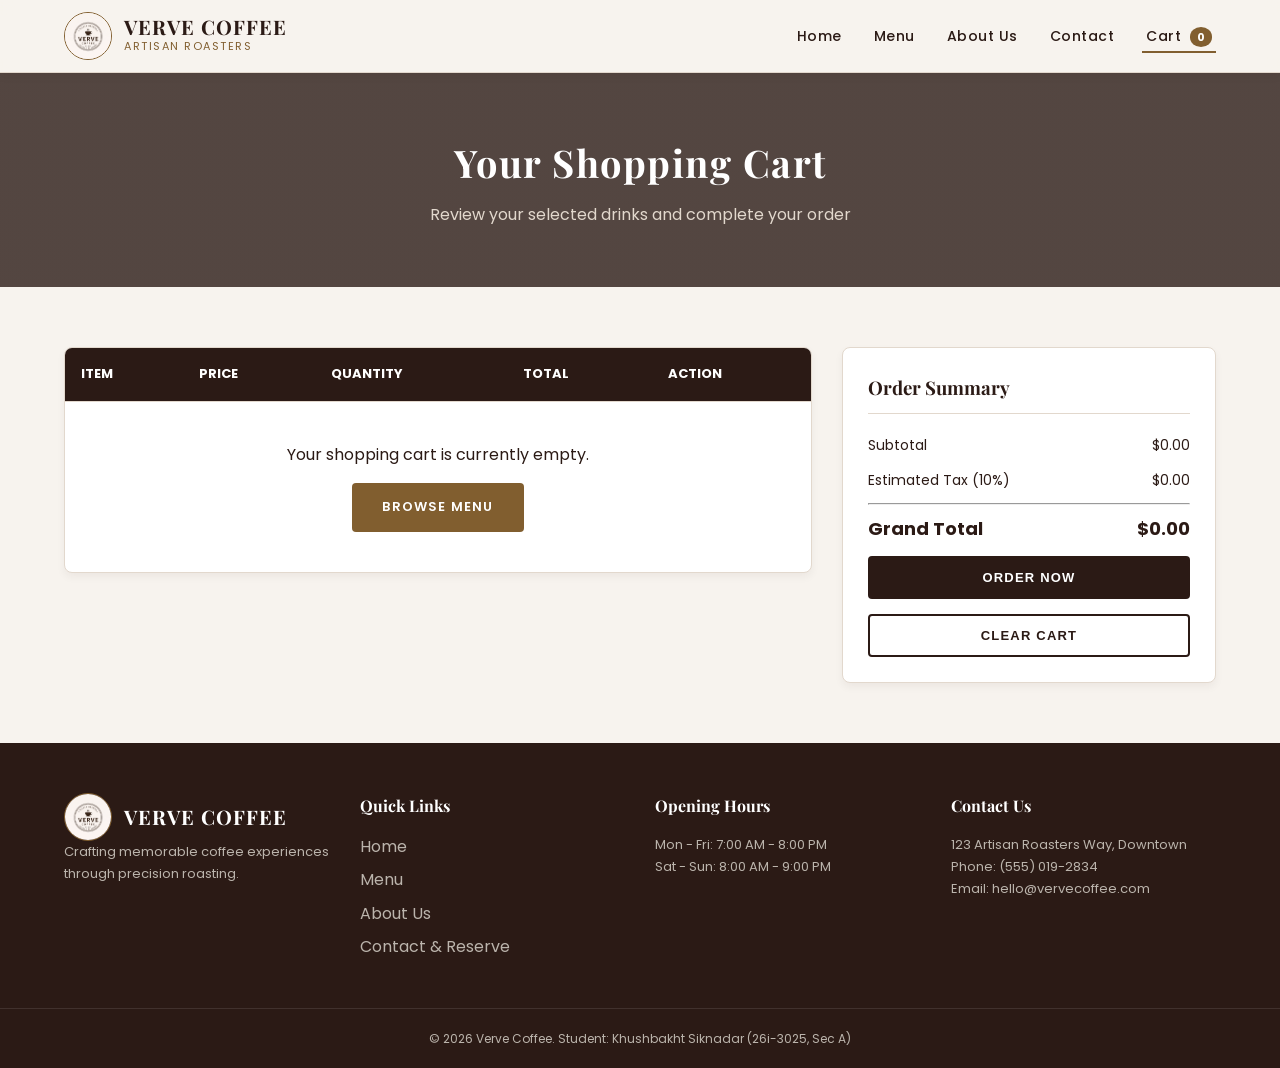
<file: cart.html>
<!--Name: Khushbakht Siknadar
Roll Number: 26i-3025
Section: A
-->
<!DOCTYPE html>
<html lang="en">
<head>
    <meta charset="UTF-8">
    <meta name="viewport" content="width=device-width, initial-scale=1.0">
    <title>Your Cart | Verve Coffee</title>
    <link rel="preconnect" href="https://fonts.googleapis.com">
    <link rel="preconnect" href="https://fonts.gstatic.com" crossorigin>
    <link href="https://fonts.googleapis.com/css2?family=Playfair+Display:ital,wght@0,400..900;1,400..900&family=Poppins:wght@300;400;500;600;700&display=swap" rel="stylesheet">
    <link rel="stylesheet" href="style.css">
</head>
<body>
    <header class="header">
        <div class="nav-container">
            <a href="index.html" class="logo">
                <img src="img.webp" alt="Verve Coffee Logo" class="logo-img">
                <div class="logo-text">
                    <span class="brand-name">Verve Coffee</span>
                    <span class="brand-tagline">Artisan Roasters</span>
                </div>
            </a>
            <nav class="navbar">
                <a href="index.html" class="nav-link">Home</a>
                <a href="menu.html" class="nav-link">Menu</a>
                <a href="about.html" class="nav-link">About Us</a>
                <a href="contact.html" class="nav-link">Contact</a>
                <a href="cart.html" class="nav-link active cart-link">
                    Cart <span class="cart-badge" id="cartBadge">0</span>
                </a>
            </nav>
            <button class="hamburger" id="hamburger" aria-label="Toggle Menu">
                <span></span><span></span><span></span>
            </button>
        </div>
    </header>

    <section class="page-banner">
        <h1>Your Shopping Cart</h1>
        <p>Review your selected drinks and complete your order</p>
    </section>

    <main class="section container">
        <div class="cart-layout">
            <div class="cart-table-container">
                <table class="cart-table">
                    <thead>
                        <tr>
                            <th>Item</th>
                            <th>Price</th>
                            <th>Quantity</th>
                            <th>Total</th>
                            <th>Action</th>
                        </tr>
                    </thead>
                    <tbody id="cartTableBody">
                    </tbody>
                </table>
                <div id="emptyCartMsg" class="empty-cart-msg">
                    <p>Your shopping cart is currently empty.</p>
                    <a href="menu.html" class="btn btn-secondary margin-top-sm">Browse Menu</a>
                </div>
            </div>

            <div class="cart-summary-card">
                <h3>Order Summary</h3>
                <div class="summary-line">
                    <span>Subtotal</span>
                    <span id="subtotalPrice">$0.00</span>
                </div>
                <div class="summary-line">
                    <span>Estimated Tax (10%)</span>
                    <span id="taxPrice">$0.00</span>
                </div>
                <hr>
                <div class="summary-line total-line">
                    <span>Grand Total</span>
                    <span id="grandTotalPrice">$0.00</span>
                </div>

                <div class="cart-actions">
                    <button onclick="order()" class="btn btn-primary full-width margin-bottom-sm">Order Now</button>
                    <button onclick="clearCart()" class="btn btn-outline full-width">Clear Cart</button>
                </div>
            </div>
        </div>
    </main>

    <footer class="footer">
        <div class="container footer-grid">
            <div class="footer-col">
                <div class="logo logo-footer">
                    <img src="img.webp" alt="Verve Coffee Logo" class="logo-img">
                    <span class="brand-name">Verve Coffee</span>
                </div>
                <p>Crafting memorable coffee experiences through precision roasting.</p>
            </div>
            <div class="footer-col">
                <h4>Quick Links</h4>
                <ul>
                    <li><a href="index.html">Home</a></li>
                    <li><a href="menu.html">Menu</a></li>
                    <li><a href="about.html">About Us</a></li>
                    <li><a href="contact.html">Contact & Reserve</a></li>
                </ul>
            </div>
            <div class="footer-col">
                <h4>Opening Hours</h4>
                <p>Mon - Fri: 7:00 AM - 8:00 PM</p>
                <p>Sat - Sun: 8:00 AM - 9:00 PM</p>
            </div>
            <div class="footer-col">
                <h4>Contact Us</h4>
                <p>123 Artisan Roasters Way, Downtown</p>
                <p>Phone: (555) 019-2834</p>
                <p>Email: hello@vervecoffee.com</p>
            </div>
        </div>
        <div class="footer-bottom">
            <div class="container flex-between">
                <p>&copy; 2026 Verve Coffee. Student: Khushbakht Siknadar (26i-3025, Sec A)</p>
            </div>
        </div>
    </footer>

    <div id="toast-container" class="toast-container"></div>
    <script src="script.js"></script>
</body>
</html>
</file>
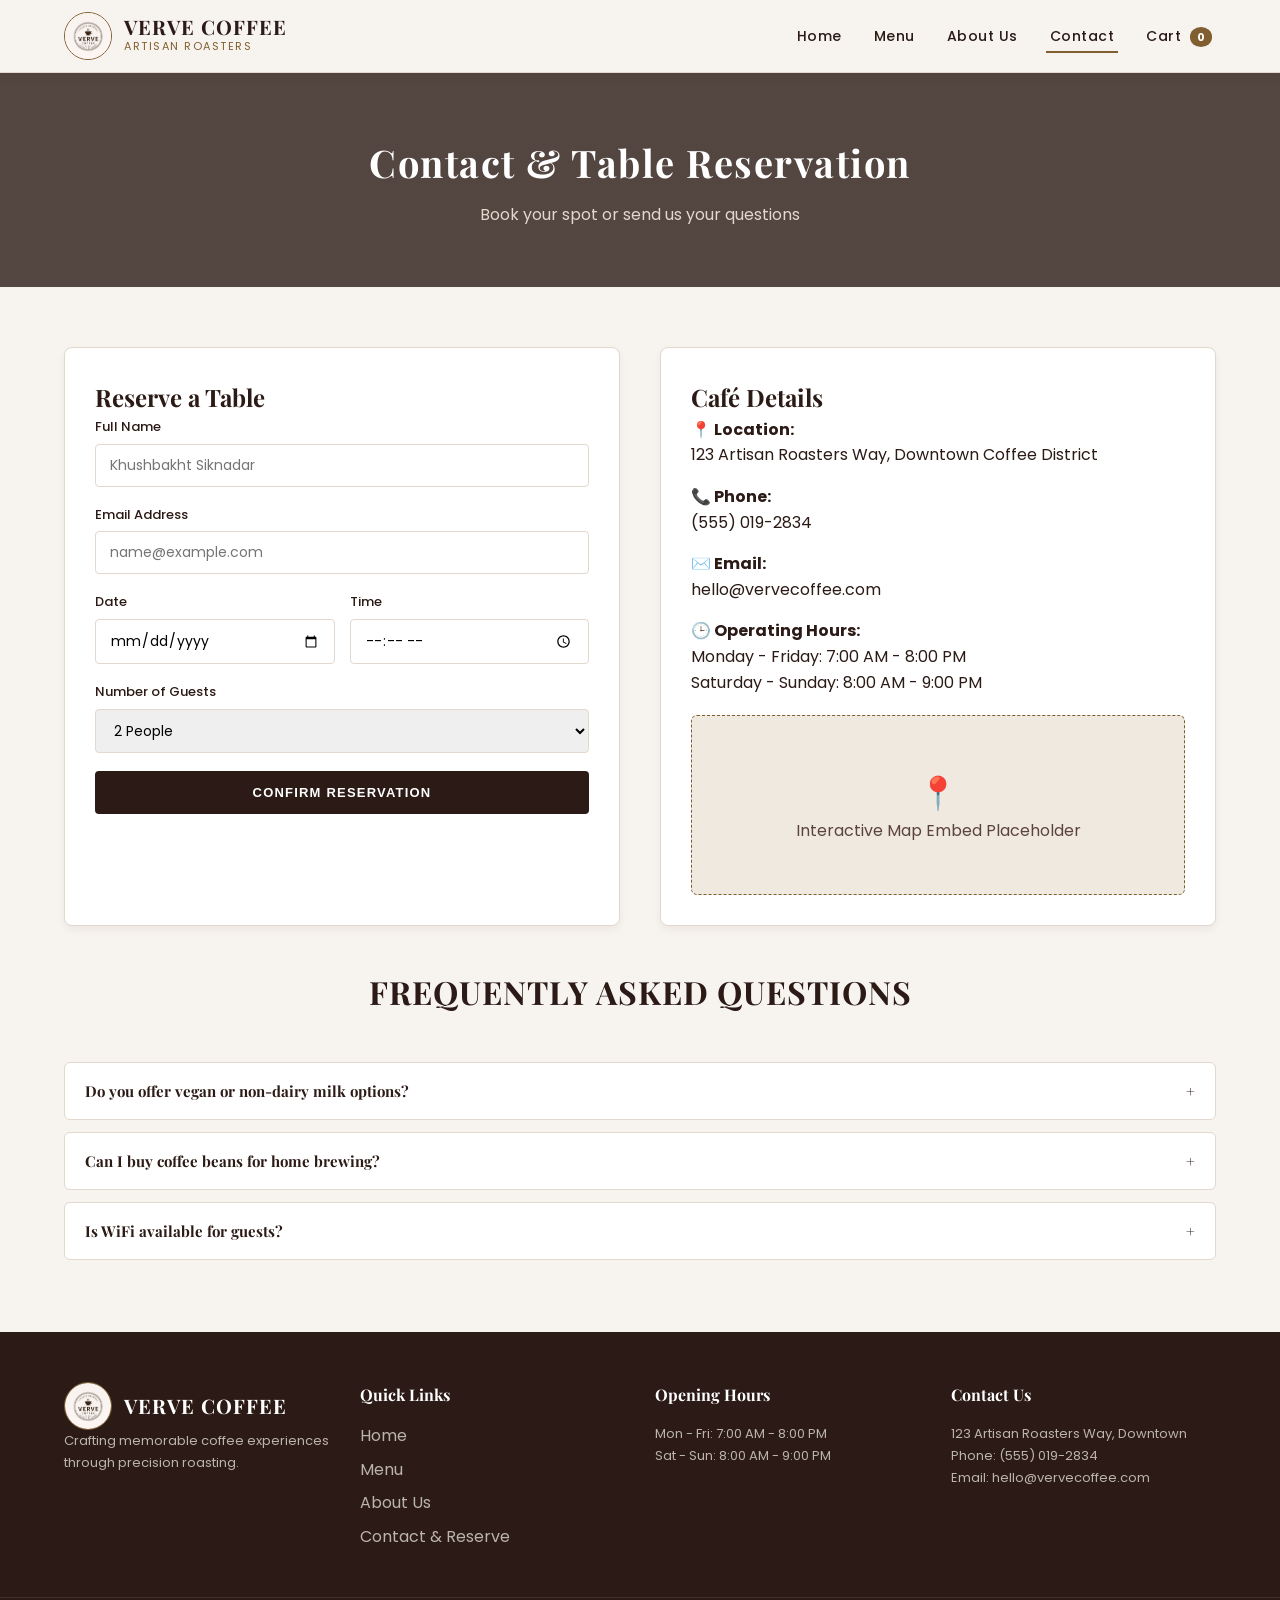
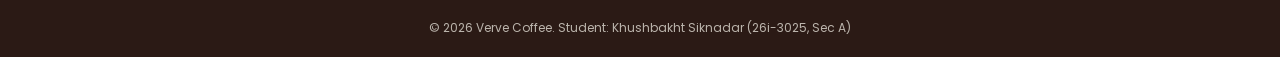
<file: contact.html>
<!--Name: Khushbakht Siknadar
Roll Number: 26i-3025
Section: A
-->
<!DOCTYPE html>
<html lang="en">
<head>
    <meta charset="UTF-8">
    <meta name="viewport" content="width=device-width, initial-scale=1.0">
    <title>Contact & Reservations | Verve Coffee</title>
    <link rel="preconnect" href="https://fonts.googleapis.com">
    <link rel="preconnect" href="https://fonts.gstatic.com" crossorigin>
    <link href="https://fonts.googleapis.com/css2?family=Playfair+Display:ital,wght@0,400..900;1,400..900&family=Poppins:wght@300;400;500;600;700&display=swap" rel="stylesheet">
    <link rel="stylesheet" href="style.css">
</head>
<body>
    <header class="header">
        <div class="nav-container">
            <a href="index.html" class="logo">
                <img src="img.webp" alt="Verve Coffee Logo" class="logo-img">
                <div class="logo-text">
                    <span class="brand-name">Verve Coffee</span>
                    <span class="brand-tagline">Artisan Roasters</span>
                </div>
            </a>
            <nav class="navbar">
                <a href="index.html" class="nav-link">Home</a>
                <a href="menu.html" class="nav-link">Menu</a>
                <a href="about.html" class="nav-link">About Us</a>
                <a href="contact.html" class="nav-link active">Contact</a>
                <a href="cart.html" class="nav-link cart-link">
                    Cart <span class="cart-badge" id="cartBadge">0</span>
                </a>
            </nav>
            <button class="hamburger" id="hamburger" aria-label="Toggle Menu">
                <span></span><span></span><span></span>
            </button>
        </div>
    </header>

    <section class="page-banner">
        <h1>Contact & Table Reservation</h1>
        <p>Book your spot or send us your questions</p>
    </section>

    <main class="section container">
        <div class="contact-grid">
            <!-- Reservation Form -->
            <div class="form-card">
                <h2>Reserve a Table</h2>
                <form id="reservationForm" onsubmit="handleReservation(event)">
                    <div class="form-group">
                        <label for="resName">Full Name</label>
                        <input type="text" id="resName" required placeholder="Khushbakht Siknadar">
                    </div>
                    <div class="form-group">
                        <label for="resEmail">Email Address</label>
                        <input type="email" id="resEmail" required placeholder="name@example.com">
                    </div>
                    <div class="form-row">
                        <div class="form-group">
                            <label for="resDate">Date</label>
                            <input type="date" id="resDate" required>
                        </div>
                        <div class="form-group">
                            <label for="resTime">Time</label>
                            <input type="time" id="resTime" required>
                        </div>
                    </div>
                    <div class="form-group">
                        <label for="resGuests">Number of Guests</label>
                        <select id="resGuests" required>
                            <option value="1">1 Person</option>
                            <option value="2" selected>2 People</option>
                            <option value="4">4 People</option>
                            <option value="6">6+ People</option>
                        </select>
                    </div>
                    <button type="submit" class="btn btn-primary full-width">Confirm Reservation</button>
                </form>
            </div>

            <!-- Location & Hours Info -->
            <div class="info-card">
                <h2>Café Details</h2>
                <div class="info-item">
                    <strong>📍 Location:</strong>
                    <p>123 Artisan Roasters Way, Downtown Coffee District</p>
                </div>
                <div class="info-item">
                    <strong>📞 Phone:</strong>
                    <p>(555) 019-2834</p>
                </div>
                <div class="info-item">
                    <strong>✉️ Email:</strong>
                    <p>hello@vervecoffee.com</p>
                </div>
                <div class="info-item">
                    <strong>🕒 Operating Hours:</strong>
                    <p>Monday - Friday: 7:00 AM - 8:00 PM</p>
                    <p>Saturday - Sunday: 8:00 AM - 9:00 PM</p>
                </div>

                <!-- Map Placeholder -->
                <div class="map-placeholder">
                    <div class="map-pin">📍</div>
                    <p>Interactive Map Embed Placeholder</p>
                </div>
            </div>
        </div>

        <!-- FAQ Accordion -->
        <div class="faq-section margin-top-lg">
            <div class="section-title">
                <h2>Frequently Asked Questions</h2>
            </div>
            <div class="faq-item">
                <h4 class="faq-question">Do you offer vegan or non-dairy milk options? <span>+</span></h4>
                <div class="faq-answer">
                    <p>Yes! We offer Oat milk, Almond milk, and Soy milk for any of our espresso beverages.</p>
                </div>
            </div>
            <div class="faq-item">
                <h4 class="faq-question">Can I buy coffee beans for home brewing? <span>+</span></h4>
                <div class="faq-answer">
                    <p>Absolutely. All of our signature roasted beans are available for purchase in 250g and 1kg bags in-store or online.</p>
                </div>
            </div>
            <div class="faq-item">
                <h4 class="faq-question">Is WiFi available for guests? <span>+</span></h4>
                <div class="faq-answer">
                    <p>Yes, high-speed complimentary WiFi is provided for all patrons in our coffee bar.</p>
                </div>
            </div>
        </div>
    </main>

    <footer class="footer">
        <div class="container footer-grid">
            <div class="footer-col">
                <div class="logo logo-footer">
                    <img src="img.webp" alt="Verve Coffee Logo" class="logo-img">
                    <span class="brand-name">Verve Coffee</span>
                </div>
                <p>Crafting memorable coffee experiences through precision roasting.</p>
            </div>
            <div class="footer-col">
                <h4>Quick Links</h4>
                <ul>
                    <li><a href="index.html">Home</a></li>
                    <li><a href="menu.html">Menu</a></li>
                    <li><a href="about.html">About Us</a></li>
                    <li><a href="contact.html">Contact & Reserve</a></li>
                </ul>
            </div>
            <div class="footer-col">
                <h4>Opening Hours</h4>
                <p>Mon - Fri: 7:00 AM - 8:00 PM</p>
                <p>Sat - Sun: 8:00 AM - 9:00 PM</p>
            </div>
            <div class="footer-col">
                <h4>Contact Us</h4>
                <p>123 Artisan Roasters Way, Downtown</p>
                <p>Phone: (555) 019-2834</p>
                <p>Email: hello@vervecoffee.com</p>
            </div>
        </div>
        <div class="footer-bottom">
            <div class="container flex-between">
                <p>&copy; 2026 Verve Coffee. Student: Khushbakht Siknadar (26i-3025, Sec A)</p>
            </div>
        </div>
    </footer>

    <div id="toast-container" class="toast-container"></div>
    <script src="script.js"></script>
</body>
</html>
</file>
<file: style.css>
/* -------------------------------------------------------------
   Verve Coffee - Modern Stylesheet
   Author: Khushbakht Siknadar (Roll: 26i-3025, Sec A)
------------------------------------------------------------- */

:root {
    --bg-cream: #f7f3ee;
    --bg-card: #ffffff;
    --text-espresso: #2b1a15;
    --text-muted: #5c433c;
    --accent-tan: #815e2f;
    --accent-tan-hover: #674922;
    --espresso-hover: #4a3028;
    --border-light: #e2d8cd;
    --shadow-sm: 0 4px 8px rgba(43, 26, 21, 0.05);
    --shadow-md: 0 8px 20px rgba(43, 26, 21, 0.08);
    --transition: all 0.3s ease;
}

* {
    box-sizing: border-box;
    margin: 0;
    padding: 0;
}

body {
    background-color: var(--bg-cream);
    color: var(--text-espresso);
    font-family: 'Poppins', sans-serif;
    line-height: 1.6;
    display: flex;
    flex-direction: column;
    min-height: 100vh;
}

h1, h2, h3, h4, .brand-name {
    font-family: 'Playfair Display', serif;
    font-weight: 700;
}

a {
    color: inherit;
    text-decoration: none;
    transition: var(--transition);
}

img {
    max-width: 100%;
    display: block;
}

.container {
    width: 90%;
    max-width: 1200px;
    margin: 0 auto;
}

.section {
    padding: 60px 0;
}

.bg-light {
    background-color: #efe9e0;
}

.grid {
    display: grid;
    gap: 30px;
}

.grid-3 {
    grid-template-columns: repeat(auto-fit, minmax(280px, 1fr));
}

.text-center { text-align: center; }
.margin-top-sm { margin-top: 15px; }
.margin-top-lg { margin-top: 40px; }
.margin-bottom-sm { margin-bottom: 15px; }
.full-width { width: 100%; }

.header {
    position: sticky;
    top: 0;
    background-color: rgba(247, 243, 238, 0.95);
    backdrop-filter: blur(8px);
    border-bottom: 1px solid var(--border-light);
    z-index: 1000;
    box-shadow: var(--shadow-sm);
}

.nav-container {
    display: flex;
    justify-content: space-between;
    align-items: center;
    padding: 12px 5%;
    max-width: 1300px;
    margin: 0 auto;
}

.logo {
    display: flex;
    align-items: center;
    gap: 12px;
}

.logo-img {
    width: 48px;
    height: 48px;
    border-radius: 50%;
    object-fit: cover;
    border: 1px solid var(--accent-tan);
}

.logo-text {
    display: flex;
    flex-direction: column;
}

.brand-name {
    font-size: 20px;
    letter-spacing: 1px;
    text-transform: uppercase;
    color: var(--text-espresso);
    line-height: 1.1;
}

.brand-tagline {
    font-size: 11px;
    color: var(--accent-tan);
    letter-spacing: 1.5px;
    text-transform: uppercase;
}

.navbar {
    display: flex;
    gap: 24px;
    align-items: center;
}

.nav-link {
    font-size: 14px;
    font-weight: 500;
    letter-spacing: 0.5px;
    padding: 6px 4px;
    position: relative;
}

.nav-link::after {
    content: '';
    position: absolute;
    bottom: 0;
    left: 0;
    width: 0%;
    height: 2px;
    background-color: var(--accent-tan);
    transition: var(--transition);
}

.nav-link:hover::after,
.nav-link.active::after {
    width: 100%;
}

.cart-badge {
    background-color: var(--accent-tan);
    color: #fff;
    font-size: 11px;
    font-weight: 700;
    padding: 2px 7px;
    border-radius: 50%;
    margin-left: 4px;
}

.hamburger {
    display: none;
    flex-direction: column;
    gap: 5px;
    background: none;
    border: none;
    cursor: pointer;
    padding: 5px;
}

.hamburger span {
    width: 25px;
    height: 3px;
    background-color: var(--text-espresso);
    border-radius: 2px;
    transition: var(--transition);
}

.page-banner {
    background: linear-gradient(rgba(43, 26, 21, 0.8), rgba(43, 26, 21, 0.8)), url('https://images.unsplash.com/photo-1442512595331-e89e73853f31?auto=format&fit=crop&w=1500&q=80') center/cover;
    color: #ffffff;
    text-align: center;
    padding: 60px 20px;
}

.page-banner h1 {
    font-size: 38px;
    letter-spacing: 1.5px;
    margin-bottom: 8px;
}

.page-banner p {
    color: #e2d8cd;
    font-size: 16px;
}

.hero {
    background: linear-gradient(rgba(43, 26, 21, 0.65), rgba(43, 26, 21, 0.65)), url('https://images.unsplash.com/photo-1501339847302-ac426a4a7cbb?auto=format&fit=crop&w=1600&q=80') center/cover;
    color: #ffffff;
    padding: 120px 20px;
    text-align: center;
}

.hero-content {
    max-width: 800px;
    margin: 0 auto;
}

.subheading {
    text-transform: uppercase;
    letter-spacing: 2px;
    font-size: 13px;
    color: #e2d8cd;
    display: block;
    margin-bottom: 10px;
}

.hero h1 {
    font-size: 46px;
    line-height: 1.2;
    margin-bottom: 16px;
}

.hero p {
    font-size: 18px;
    margin-bottom: 30px;
    color: #f7f3ee;
    font-weight: 300;
}

.hero-buttons {
    display: flex;
    justify-content: center;
    gap: 15px;
}

.btn {
    display: inline-block;
    padding: 12px 28px;
    font-size: 13px;
    font-weight: 600;
    letter-spacing: 1.2px;
    text-transform: uppercase;
    border-radius: 4px;
    cursor: pointer;
    border: 2px solid transparent;
    transition: var(--transition);
}

.btn-primary {
    background-color: var(--text-espresso);
    color: #ffffff;
}

.btn-primary:hover {
    background-color: var(--espresso-hover);
}

.btn-secondary {
    background-color: var(--accent-tan);
    color: #ffffff;
}

.btn-secondary:hover {
    background-color: var(--accent-tan-hover);
}

.btn-outline {
    background-color: transparent;
    border-color: var(--text-espresso);
    color: var(--text-espresso);
}

.btn-outline:hover {
    background-color: var(--text-espresso);
    color: #ffffff;
}

.btn-small {
    padding: 8px 16px;
    font-size: 12px;
}

.features-bar {
    display: grid;
    grid-template-columns: repeat(auto-fit, minmax(220px, 1fr));
    gap: 20px;
    background-color: #efe9e0;
    padding: 40px 10%;
    text-align: center;
    border-bottom: 1px solid var(--border-light);
}

.feature-icon {
    font-size: 28px;
    margin-bottom: 8px;
}

.features-bar h3 {
    font-size: 16px;
    margin-bottom: 4px;
}

.features-bar p {
    font-size: 13px;
    color: var(--text-muted);
}

.section-title {
    text-align: center;
    margin-bottom: 45px;
}

.section-title h2 {
    font-size: 32px;
    margin-bottom: 8px;
    text-transform: uppercase;
    letter-spacing: 1px;
}

.section-title p {
    color: var(--text-muted);
    font-size: 15px;
}

.card {
    background-color: var(--bg-card);
    border-radius: 8px;
    overflow: hidden;
    box-shadow: var(--shadow-sm);
    border: 1px solid var(--border-light);
    transition: var(--transition);
    display: flex;
    flex-direction: column;
}

.card:hover {
    transform: translateY(-5px);
    box-shadow: var(--shadow-md);
}

.card-img-wrapper {
    position: relative;
    height: 200px;
    overflow: hidden;
}

.card-img-wrapper img {
    width: 100%;
    height: 100%;
    object-fit: cover;
    transition: var(--transition);
}

.card:hover .card-img-wrapper img {
    transform: scale(1.05);
}

.badge {
    position: absolute;
    top: 12px;
    right: 12px;
    background-color: var(--accent-tan);
    color: #ffffff;
    font-size: 11px;
    font-weight: 600;
    padding: 4px 10px;
    border-radius: 20px;
    text-transform: uppercase;
}

.card-content {
    padding: 20px;
    display: flex;
    flex-direction: column;
    flex-grow: 1;
}

.card-header {
    display: flex;
    justify-content: space-between;
    align-items: center;
    margin-bottom: 10px;
}

.card-header h3 {
    font-size: 18px;
}

.price {
    font-weight: 700;
    color: var(--accent-tan);
    font-size: 16px;
}

.card-content p {
    font-size: 13px;
    color: var(--text-muted);
    margin-bottom: 18px;
    flex-grow: 1;
}

.filter-controls {
    display: flex;
    justify-content: center;
    gap: 12px;
    margin-bottom: 35px;
    flex-wrap: wrap;
}

.filter-btn {
    background-color: #ffffff;
    border: 1px solid var(--border-light);
    padding: 8px 20px;
    font-family: inherit;
    font-size: 13px;
    font-weight: 500;
    border-radius: 30px;
    cursor: pointer;
    transition: var(--transition);
}

.filter-btn.active, .filter-btn:hover {
    background-color: var(--text-espresso);
    color: #ffffff;
    border-color: var(--text-espresso);
}

.baseline-table-wrapper {
    background: #ffffff;
    padding: 25px;
    border-radius: 8px;
    border: 2px solid var(--text-espresso);
    box-shadow: var(--shadow-sm);
    margin-bottom: 40px;
    text-align: center;
}

.baseline-table-wrapper h3 {
    margin-bottom: 15px;
    font-size: 20px;
}

.baseline-table {
    margin: 0 auto;
    border-collapse: collapse;
    width: 100%;
    max-width: 400px;
}

.baseline-table th, .baseline-table td {
    padding: 10px 20px;
    border: 1px solid var(--text-espresso);
}

.baseline-table th {
    background-color: var(--text-espresso);
    color: #ffffff;
    text-transform: uppercase;
    font-size: 13px;
    letter-spacing: 1px;
}

.testimonial-card {
    background-color: #ffffff;
    padding: 25px;
    border-radius: 8px;
    border: 1px solid var(--border-light);
}

.stars {
    color: #d4a359;
    margin-bottom: 10px;
}

.testimonial-card p {
    font-style: italic;
    font-size: 14px;
    color: var(--text-muted);
    margin-bottom: 15px;
}

.author strong {
    display: block;
    font-size: 14px;
}

.author span {
    font-size: 12px;
    color: #888;
}

.about-grid {
    display: grid;
    grid-template-columns: 1fr 1fr;
    gap: 40px;
    align-items: center;
}

.img-rounded {
    border-radius: 8px;
    box-shadow: var(--shadow-md);
}

.process-steps {
    display: grid;
    grid-template-columns: repeat(auto-fit, minmax(220px, 1fr));
    gap: 25px;
}

.step {
    background-color: #ffffff;
    padding: 25px;
    border-radius: 8px;
    border: 1px solid var(--border-light);
    position: relative;
}

.step-num {
    font-size: 28px;
    font-weight: 700;
    color: var(--accent-tan);
    font-family: 'Playfair Display', serif;
    margin-bottom: 10px;
}

.contact-grid {
    display: grid;
    grid-template-columns: 1fr 1fr;
    gap: 40px;
}

.form-card, .info-card {
    background-color: #ffffff;
    padding: 30px;
    border-radius: 8px;
    border: 1px solid var(--border-light);
    box-shadow: var(--shadow-sm);
}

.form-group {
    margin-bottom: 18px;
}

.form-row {
    display: grid;
    grid-template-columns: 1fr 1fr;
    gap: 15px;
}

label {
    display: block;
    font-size: 13px;
    font-weight: 500;
    margin-bottom: 6px;
}

input, select {
    width: 100%;
    padding: 10px 14px;
    border: 1px solid var(--border-light);
    border-radius: 4px;
    font-family: inherit;
    font-size: 14px;
}

input:focus, select:focus {
    outline: none;
    border-color: var(--accent-tan);
}

.info-item {
    margin-bottom: 16px;
}

.map-placeholder {
    height: 180px;
    background-color: #efe9e0;
    border-radius: 6px;
    display: flex;
    flex-direction: column;
    justify-content: center;
    align-items: center;
    color: var(--text-muted);
    border: 1px dashed var(--accent-tan);
    margin-top: 20px;
}

.map-pin {
    font-size: 32px;
}

.faq-item {
    background-color: #ffffff;
    border: 1px solid var(--border-light);
    border-radius: 6px;
    margin-bottom: 12px;
    overflow: hidden;
}

.faq-question {
    padding: 16px 20px;
    cursor: pointer;
    display: flex;
    justify-content: space-between;
    align-items: center;
    font-size: 15px;
}

.faq-answer {
    padding: 0 20px 16px 20px;
    display: none;
    color: var(--text-muted);
    font-size: 14px;
}

.faq-item.active .faq-answer {
    display: block;
}

.cart-layout {
    display: grid;
    grid-template-columns: 2fr 1fr;
    gap: 30px;
    align-items: start;
}

.cart-table-container {
    background: #ffffff;
    border-radius: 8px;
    border: 1px solid var(--border-light);
    overflow: hidden;
    box-shadow: var(--shadow-sm);
}

.cart-table {
    width: 100%;
    border-collapse: collapse;
}

.cart-table th, .cart-table td {
    padding: 16px;
    text-align: left;
    border-bottom: 1px solid var(--border-light);
}

.cart-table th {
    background-color: var(--text-espresso);
    color: #ffffff;
    font-size: 13px;
    text-transform: uppercase;
}

.cart-item-info {
    display: flex;
    align-items: center;
    gap: 12px;
}

.cart-item-img {
    width: 50px;
    height: 50px;
    border-radius: 6px;
    object-fit: cover;
}

.qty-btn {
    background: var(--bg-cream);
    border: 1px solid var(--border-light);
    width: 26px;
    height: 26px;
    border-radius: 4px;
    cursor: pointer;
    font-weight: bold;
}

.cart-summary-card {
    background-color: #ffffff;
    padding: 25px;
    border-radius: 8px;
    border: 1px solid var(--border-light);
    box-shadow: var(--shadow-sm);
}

.cart-summary-card h3 {
    margin-bottom: 20px;
    border-bottom: 1px solid var(--border-light);
    padding-bottom: 10px;
}

.summary-line {
    display: flex;
    justify-content: space-between;
    margin-bottom: 12px;
    font-size: 14px;
}

.total-line {
    font-size: 18px;
    font-weight: 700;
    color: var(--text-espresso);
    margin-top: 10px;
}

.empty-cart-msg {
    padding: 40px;
    text-align: center;
    display: none;
}

.toast-container {
    position: fixed;
    bottom: 20px;
    right: 20px;
    z-index: 2000;
    display: flex;
    flex-direction: column;
    gap: 10px;
}

.toast {
    background-color: var(--text-espresso);
    color: #ffffff;
    padding: 12px 24px;
    border-radius: 4px;
    box-shadow: 0 4px 12px rgba(0,0,0,0.15);
    border-left: 4px solid var(--accent-tan);
    animation: slideIn 0.3s ease forwards;
}

@keyframes slideIn {
    from { transform: translateX(100%); opacity: 0; }
    to { transform: translateX(0); opacity: 1; }
}

.footer {
    background-color: var(--text-espresso);
    color: #bbb4ac;
    margin-top: auto;
    padding-top: 50px;
}

.footer-grid {
    display: grid;
    grid-template-columns: repeat(auto-fit, minmax(200px, 1fr));
    gap: 30px;
    padding-bottom: 40px;
}

.footer-col h4 {
    color: #ffffff;
    font-size: 16px;
    margin-bottom: 15px;
}

.footer-col ul {
    list-style: none;
}

.footer-col ul li {
    margin-bottom: 8px;
}

.footer-col p {
    font-size: 13px;
    line-height: 1.7;
}

.footer-bottom {
    border-top: 1px solid rgba(255,255,255,0.1);
    padding: 20px 0;
    font-size: 12px;
    text-align: center;
}

.logo-footer .brand-name {
    color: #ffffff;
}

@media (max-width: 900px) {
    .about-grid, .contact-grid, .cart-layout {
        grid-template-columns: 1fr;
    }
}

@media (max-width: 768px) {
    .hamburger {
        display: flex;
    }
    .navbar {
        display: none;
        position: absolute;
        top: 100%;
        left: 0;
        width: 100%;
        background-color: var(--bg-cream);
        flex-direction: column;
        padding: 20px;
        box-shadow: var(--shadow-md);
        border-bottom: 1px solid var(--border-light);
    }
    .navbar.active {
        display: flex;
    }
    .hero h1 {
        font-size: 32px;
    }
}
</file>
